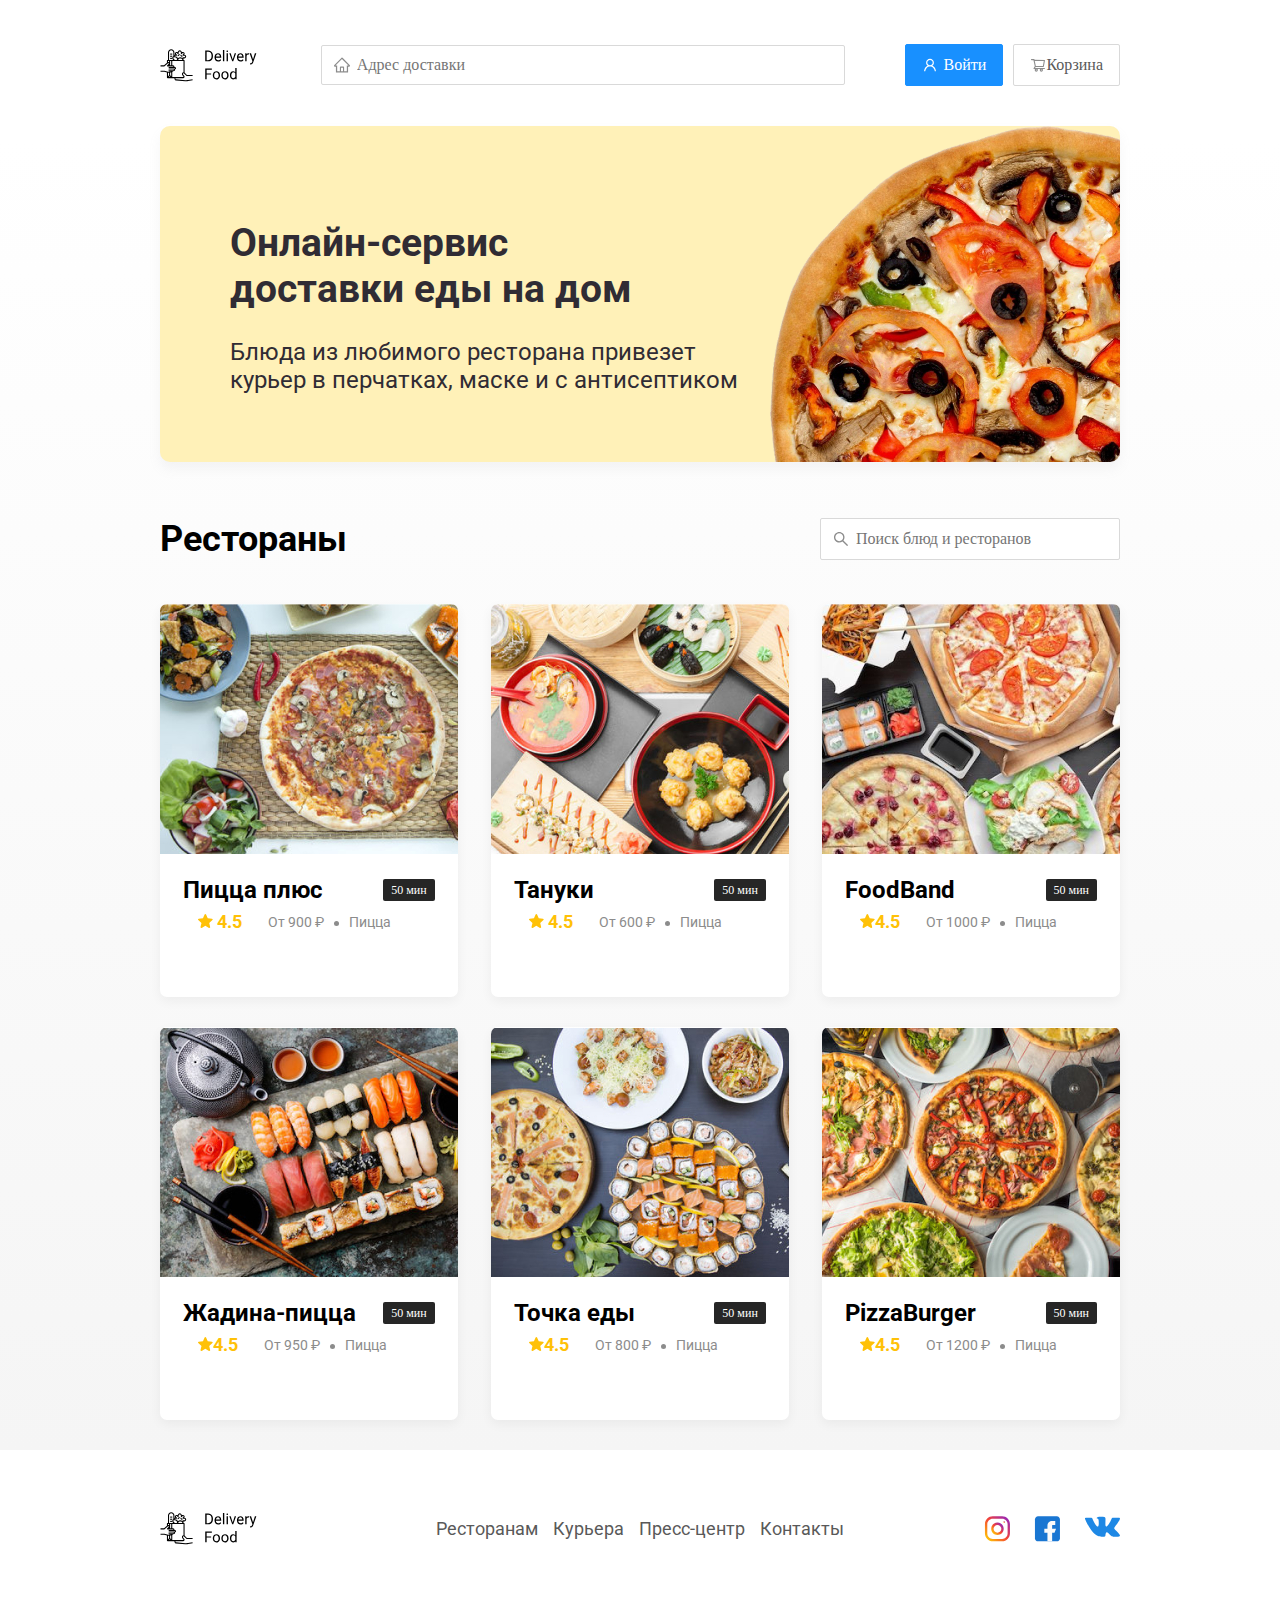
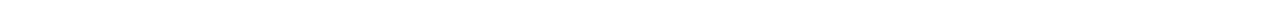
<file: index.html>
<!DOCTYPE html>
<html>
<head>
	<title>Delivery Food-доставка еды на дом</title>
<meta http-equiv="Content-type"content="text/html;charset=utf-8">
<meta name="viewport" content="width=device-width, initial-scale=1.0">
<link href="https://fonts.googleapis.com/css?family=Roboto:400,700&display=swap&subset=cyrillic" rel="stylesheet">
<link rel="stylesheet" href="css/animate.css">
<link rel="stylesheet" href="css/normalize.css">
<link rel="stylesheet" href="css/jquery.fancybox.min.css">
<link rel="stylesheet" href="css/style.css">
<!-- Facebook Pixel Code -->
<script>
!function(f,b,e,v,n,t,s)
{if(f.fbq)return;n=f.fbq=function(){n.callMethod?
n.callMethod.apply(n,arguments):n.queue.push(arguments)};
if(!f._fbq)f._fbq=n;n.push=n;n.loaded=!0;n.version='2.0';
n.queue=[];t=b.createElement(e);t.async=!0;
t.src=v;s=b.getElementsByTagName(e)[0];
s.parentNode.insertBefore(t,s)}(window, document,'script',
'https://connect.facebook.net/en_US/fbevents.js');
fbq('init', '3267664066684855');
fbq('track', 'PageView');
</script>
<noscript><img height="1" width="1" style="display:none"
src="https://www.facebook.com/tr?id=3267664066684855&ev=PageView&noscript=1"
/></noscript>
<!-- End Facebook Pixel Code -->
</head>
<body>

<div class="conteiner">
  <header>
	  <img src="img/logo.svg" alt="logo">
     <input type="text" class="input input-address" placeholder="Адрес доставки">
	  <div class="buttons">
		 <button class="button button-primary">
		 	<img src="img/user.svg" alt="user" class="button-icon">
		 <span class="button-text">Войти</span>
		 </button>
		 <button class="button">
		 <img src="img/shopping-cart.svg" alt="shoping-cart">
		 <span class="button-text">Корзина</span></button>
	  </div>
  </header>
  </div>
  <div class="dg">
	<div class="conteiner">
	<section class="promo">
		<h1 class="promo-title">Онлайн-сервис <br>доставки еды на дом</h1>
		<p class="promo-text">Блюда из любимого ресторана привезет <br>курьер в перчатках, маске и с антисептиком</p>
	</section>

<section class="restaurants">
	<div class="section-heading">
		<h2 class="section-title">Рестораны</h2>
		<input type="text" class="input input-search" placeholder="Поиск блюд и ресторанов">
	</div>
	<div class="cards">
		<a href="restaurant.html" class="card">
			<img src="img/image.jpg" alt="image" class="card-image">
			<div class="card-text">
				<div class="card-heading">
					<h3 class="card-title">Пицца плюс</h3>
					<span class="card-tag tag">50 мин </span>
				</div>
				<!--card-heading-->
				<div class="card-info">
					<div class="rating">
             <img src="img/Vector.svg" alt="reting" class="rating-star">
					4.5</div>
					<div class="price">От 900 ₽</div>
					<div class="category">Пицца</div>
				</div>
				<!-- /.card-info -->
			</div>
		</a>
		<!-- /.card -->
		<a href="restaurant.html" class="card">
			<img src="img/image2.jpg" alt="image" class="card-image">
			<div class="card-text">
				<div class="card-heading">
					<h3 class="card-title">Тануки</h3>
					<span class="card-tag tag">50 мин </span>
				</div>
				<!--card-heading-->
				<div class="card-info">
					<div class="rating">
						<img src="img/Vector.svg" alt="reting" class="rating-star">
					4.5</div>
					<div class="price">От 600 ₽</div>
					<div class="category">Пицца</div>
				</div>
				<!-- /.card-info -->
			</div>
		</a>
		<!-- /.card -->
		<a href="restaurant.html" class="card">
			<img src="img/image3.jpg" alt="image" class="card-image">
			<div class="card-text">
				<div class="card-heading">
					<h3 class="card-title">FoodBand</h3>
					<span class="card-tag tag">50 мин </span>
				</div>
				<!--card-heading-->
				<div class="card-info">
					<div class="rating">
					<img src="img/Vector.svg" alt="reting" class="rating-star">4.5</div>
					<div class="price">От 1000 ₽</div>
					<div class="category">Пицца</div>
				</div>
				<!-- /.card-info -->
			</div>
		</a>
		<!-- /.card -->
		<a href="restaurant.html" class="card">
			<img src="img/image4.jpg" alt="image" class="card-image">
			<div class="card-text">
				<div class="card-heading">
					<h3 class="card-title">Жадина-пицца</h3>
					<span class="card-tag tag">50 мин </span>
				</div>
				<!--card-heading-->
				<div class="card-info">
					<div class="rating">
					<img src="img/Vector.svg" alt="reting" class="rating-star">4.5</div>
					<div class="price">От 950 ₽</div>
					<div class="category">Пицца</div>
				</div>
				<!-- /.card-info -->
			</div>
		</a>
		<!-- /.card -->
		<a href="restaurant.html" class="card">
			<img src="img/image5.jpg" alt="image" class="card-image">
			<div class="card-text">
				<div class="card-heading">
					<h3 class="card-title">Точка еды</h3>
					<span class="card-tag tag">50 мин </span>
				</div>
				<!--card-heading-->
				<div class="card-info">
					<div class="rating">
					<img src="img/Vector.svg" alt="reting" class="rating-star">4.5</div>
					<div class="price">От 800 ₽</div>
					<div class="category">Пицца</div>
				</div>
				<!-- /.card-info -->
			</div>
		</a>
		<!-- /.card -->
		<a href="restaurant.html" class="card">
			<img src="img/image6.jpg" alt="image" class="card-image">
			<div class="card-text">
				<div class="card-heading">
					<h3 class="card-title">PizzaBurger</h3>
					<span class="card-tag tag">50 мин </span>
				</div>
				<!--card-heading-->
				<div class="card-info">
					<div class="rating">
					<img src="img/Vector.svg" alt="reting" class="rating-star">4.5</div>
					<div class="price">От 1200 ₽</div>
					<div class="category">Пицца</div>
				</div>
				<!-- /.card-info -->
			</div>
		</a>
		<!-- /.card -->
	</div>
	<!--/cards-->
</section>
  </div>
  </div>
<div class="conteiner">
	 <div class="footer">
		 	
				<div class="footer-logo">
					<a href="index.html">
						<img src="img/logo.svg" alt="logo" class="logo">
					</a>
				</div>
				<nav class="footer-menu">
					<a href="#"> Ресторанам</a>
					<a href="#">Курьера</a>
					<a href="#">Пресс-центр</a>
					<a href="#">Контакты</a>
				</nav>
			<div class="footer-icon">
				 <a href="#"><img src="img/Group 1.svg" alt=""></a>
				 <a href="#"><img src="img/Group 2.svg" alt=""></a>
				 <a href="#"><img src="img/Group 3.svg" alt=""></a>
			</div>
	 </div>
</div>

<script src="https://cdn.jsdelivr.net/npm/jquery@3.4.1/dist/jquery.min.js"></script>

<script src="js/jquery.fancybox.min.js"></script>

<script src="js/main.js" ></script>
</body>
</html>
</file>
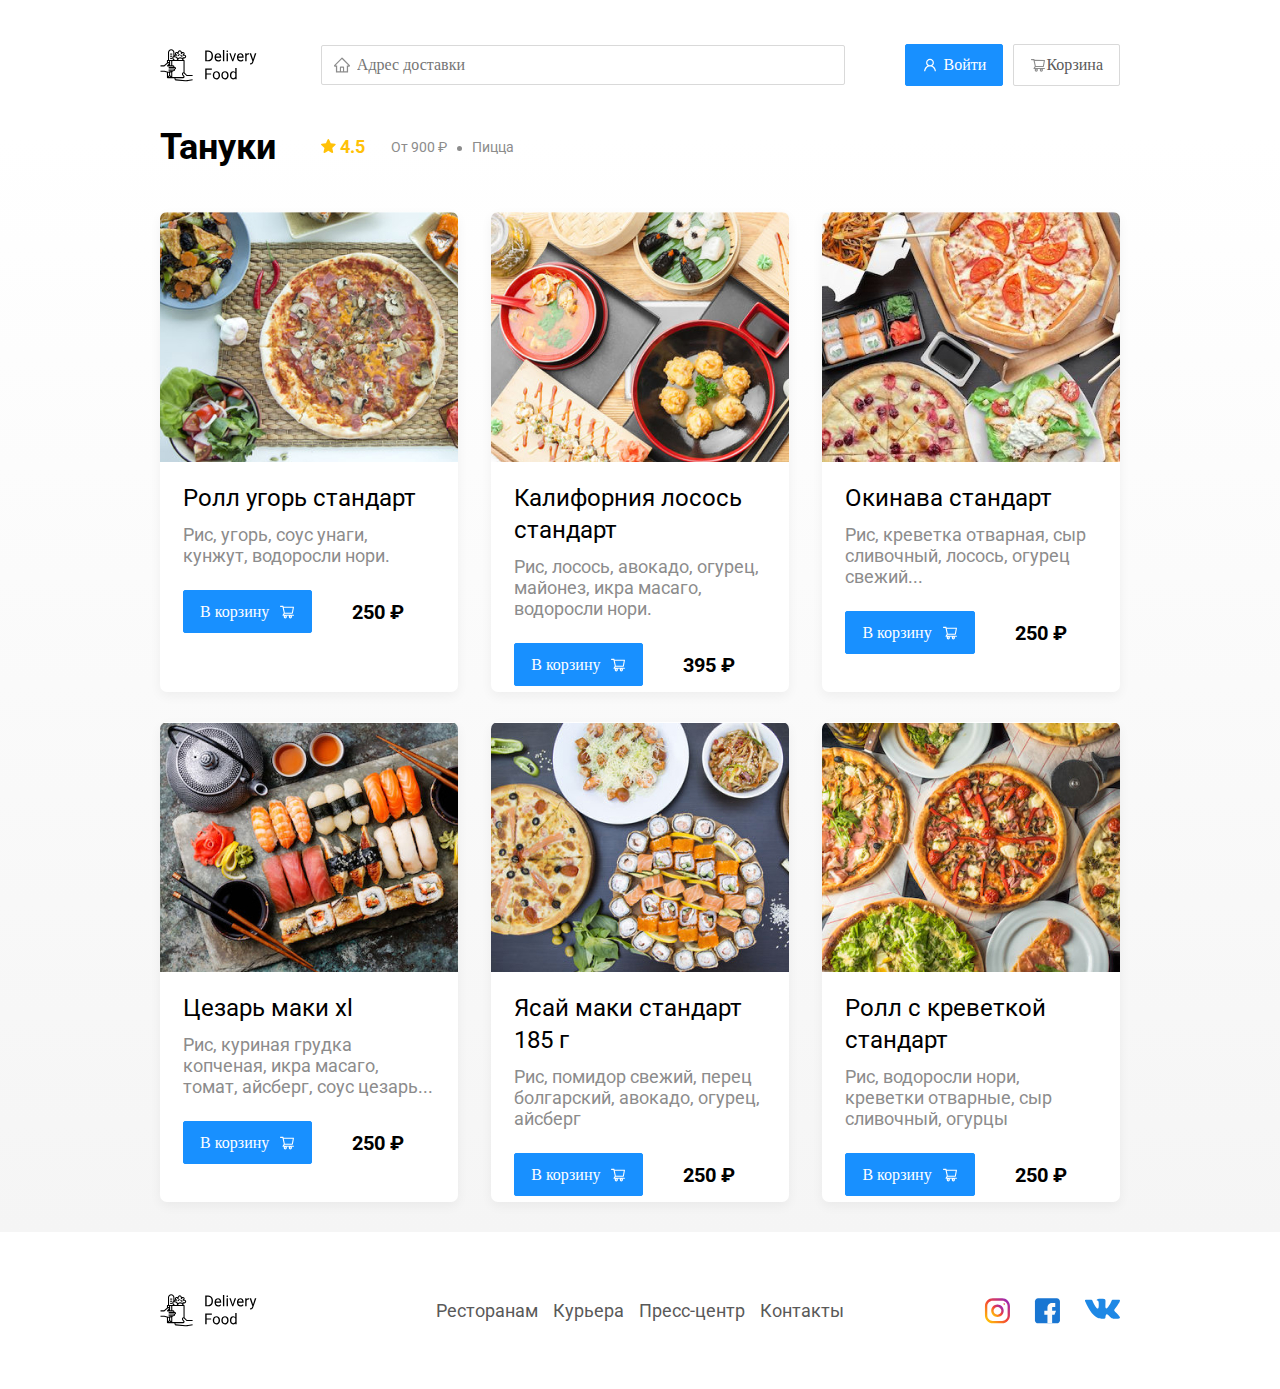
<file: restaurant.html>
<!DOCTYPE html>
<html>
<head>
	<title>Тануки-доставка еды на дом</title>
<meta http-equiv="Content-type"content="text/html;charset=utf-8">
<meta name="viewport" content="width=device-width, initial-scale=1.0">
<link href="https://fonts.googleapis.com/css?family=Roboto:400,700&display=swap&subset=cyrillic" rel="stylesheet">
<link rel="stylesheet" href="css/animate.css">
<link rel="stylesheet" href="css/normalize.css">
<link rel="stylesheet" href="css/jquery.fancybox.min.css">
<link rel="stylesheet" href="css/style.css">
	<!-- Facebook Pixel Code -->
<script>
!function(f,b,e,v,n,t,s)
{if(f.fbq)return;n=f.fbq=function(){n.callMethod?
n.callMethod.apply(n,arguments):n.queue.push(arguments)};
if(!f._fbq)f._fbq=n;n.push=n;n.loaded=!0;n.version='2.0';
n.queue=[];t=b.createElement(e);t.async=!0;
t.src=v;s=b.getElementsByTagName(e)[0];
s.parentNode.insertBefore(t,s)}(window, document,'script',
'https://connect.facebook.net/en_US/fbevents.js');
fbq('init', '3267664066684855');
fbq('track', 'PageView');
</script>
<noscript><img height="1" width="1" style="display:none"
src="https://www.facebook.com/tr?id=3267664066684855&ev=PageView&noscript=1"
/></noscript>
<!-- End Facebook Pixel Code -->
</head>
<body>

<div class="conteiner">
  <header>
  	<a href="index.html">
  		 <img src="img/logo.svg" alt="logo">
  	</a>
     <input type="text" class="input input-address" placeholder="Адрес доставки">
	  <div class="buttons">
		 <button class="button button-primary">
		 	<img src="img/user.svg" alt="user" class="button-icon">
		 <span class="button-text">Войти</span>
		 </button>
		 <button class="button" id="cart-button">
		 <img src="img/shopping-cart.svg" alt="shoping-cart">
		 <span class="button-text">Корзина</span></button>
	  </div>
  </header>
  </div>
  <div class="dg">
  	<div class="conteiner">
		

		<section class="restaurants">
			<div class="section-heading">
				<h2 class="section-title">Тануки</h2>
				<div class="card-info info-card">
							<div class="rating">
		             <img src="img/Vector.svg" alt="reting" class="rating-star">
							4.5</div>
							<div class="price">От 900 ₽</div>
							<div class="category">Пицца</div>
			</div>
		</div>
			<div class="cards">
				<div class="card h  wow fadeInUp" data-wow-delay="0.2s">
					<img src="img/image.jpg" alt="image" class="card-image image-card">
					<div class="card-text">
						<div class="card-heading">
							<h3 class="card-title title-card">Ролл угорь стандарт</h3>
							</div>			
						<!--card-heading-->
						<div class="card-info ">
							<div class="ingredients">Рис, угорь, соус унаги, кунжут, водоросли нори.</div>
						</div>
						<!-- /.card-info -->
						<div class="card-buttons">
							<button class="button button-primary">
								<span class="button-card-text">В корзину</span>
								<img src="img/icon container.svg" alt="shopping-card" class="button-card-image">
							</button>
							<strong class="card-price-bold">250 ₽</strong>
						</div>
					</div>
				</div>
				<!-- /.card -->
				<div class="card h wow fadeInUp" data-wow-delay="0.4s">
					<img src="img/image2.jpg" alt="image" class="card-image image-card">
					<div class="card-text">
						<div class="card-heading">
							<h3 class="card-title title-card">Калифорния лосось стандарт</h3>
							</div>
						<!--card-heading-->	
						<div class="card-info ">
							<div class="ingredients">Рис, лосось, авокадо, огурец, майонез, икра масаго, водоросли нори.</div>
						</div>
						<!-- /.card-info -->
						<div class="card-buttons">
							<button class="button button-primary">
								<span class="button-card-text">В корзину</span>
								<img src="img/icon container.svg" alt="shopping-card" class="button-card-image">
							</button>
							<strong class="card-price-bold">395 ₽</strong>
						</div>
					</div>
				</div>
				<!-- /.card -->
				<div class="card h wow fadeInUp" data-wow-delay="0.6s">
					<img src="img/image3.jpg" alt="image" class="card-image image-card">
					<div class="card-text">
						<div class="card-heading">
							<h3 class="card-title title-card">Окинава стандарт</h3>
							</div>
              <!--card-heading-->
						<div class="card-info ">
							<div class="ingredients"> Рис, креветка отварная, сыр сливочный, лосось, огурец свежий...</div>
							
						</div>
						
						<!-- /.card-info -->
						<div class="card-buttons">
							<button class="button button-primary">
								<span class="button-card-text">В корзину</span>
								<img src="img/icon container.svg" alt="shopping-card" class="button-card-image">

							</button>
							<strong class="card-price-bold">250 ₽</strong>
						</div>
					</div>
				</div>
				<!-- /.card -->
				<div class="card h wow fadeInUp" data-wow-delay="0.2s">
					<img src="img/image4.jpg" alt="image" class="card-image image-card">
					<div class="card-text">
						<div class="card-heading">
							<h3 class="card-title title-card">Цезарь маки хl</h3>
							</div>
						
						<!--card-heading-->
						
						<div class="card-info ">
							<div class="ingredients">Рис, куриная грудка копченая, икра масаго, томат, айсберг, соус цезарь...</div>
							
						</div>
						
						<!-- /.card-info -->
						<div class="card-buttons">
							<button class="button button-primary">
								<span class="button-card-text">В корзину</span>
								<img src="img/icon container.svg" alt="shopping-card" class="button-card-image">

							</button>
							<strong class="card-price-bold">250 ₽</strong>
						</div>
					</div>
				</div>
				<!-- /.card -->
				<div class="card h wow fadeInUp" data-wow-delay="0.4s">
					<img src="img/image5.jpg" alt="image" class="card-image image-card">
					<div class="card-text">
						<div class="card-heading">
							<h3 class="card-title title-card">Ясай маки стандарт 185 г</h3>
							</div>
						
						<!--card-heading-->
						
						<div class="card-info ">
							<div class="ingredients">Рис, помидор свежий, перец болгарский, авокадо, огурец, айсберг</div>
							
						</div>
						
						<!-- /.card-info -->
						<div class="card-buttons">
							<button class="button button-primary">
								<span class="button-card-text">В корзину</span>
								<img src="img/icon container.svg" alt="shopping-card" class="button-card-image">

							</button>
							<strong class="card-price-bold">250 ₽</strong>
						</div>
					</div>
				</div>
				<!-- /.card -->
				<div class="card h wow fadeInUp" data-wow-delay="0.6s">
					<img src="img/image6.jpg" alt="image" class="card-image image-card">
					<div class="card-text">
						<div class="card-heading">
							<h3 class="card-title title-card">Ролл с креветкой стандарт</h3>
							</div>
						
						<!--card-heading-->
						
						<div class="card-info ">
							<div class="ingredients">Рис, водоросли нори, креветки отварные, сыр сливочный, огурцы</div>
							
						</div>
						
						<!-- /.card-info -->
						<div class="card-buttons">
							<button class="button button-primary">
								<span class="button-card-text">В корзину</span>
								<img src="img/icon container.svg" alt="shopping-card" class="button-card-image">

							</button>
							<strong class="card-price-bold">250 ₽</strong>
						</div>
					</div>
				</div>
				<!-- /.card -->
			</div>
			<!--/cards-->
		</section>
  </div>
  </div>
      <div class="conteiner">
			 <div class="footer">
						<div class="footer-logo">
							<a href="index.html">
								<img src="img/logo.svg" alt="logo" class="logo">
							</a>
							</div>
						<nav class="footer-menu">
							<a href="#"> Ресторанам</a>
							<a href="#">Курьера</a>
							<a href="#">Пресс-центр</a>
							<a href="#">Контакты</a>
						</nav>
					<div class="footer-icon">
						 <a href="#"><img src="img/Group 1.svg" alt=""></a>
						 <a href="#"><img src="img/Group 2.svg" alt=""></a>
						 <a href="#"><img src="img/Group 3.svg" alt=""></a>
					</div>
			 </div>
		</div>

		<div class="modal">
			<div class="modal-dialog">
				<div class="modal-header">
					<h3 class="modal-title">Корзина</h3>
					<button class="close">&times;</button>
				</div>
				<!--modal-header-->
				<div class="modal-row">
					<div class="modal-name">Ролл угорь стандарт</div>
					<div class="modal-price">250 ₽</div>
					<div class="modal-counter-buttons">
						<div class="modal-button">-</div>
						<div class="counter">1</div>
						<div class="modal-button">+</div>
					</div>
				</div>
				<!--modal-row-->
				<div class="modal-row">
					<div class="modal-name">Ролл угорь стандарт</div>
					<div class="modal-price">250 ₽</div>
					<div class="modal-counter-buttons">
						<div class="modal-button">-</div>
						<div class="counter">1</div>
						<div class="modal-button">+</div>
					</div>
				</div>
				<!--modal-row-->
           <div class="modal-row">
					<div class="modal-name">Ролл угорь стандарт</div>
					<div class="modal-price">250 ₽</div>
					<div class="modal-counter-buttons">
						<div class="modal-button">-</div>
						<div class="counter">1</div>
						<div class="modal-button">+</div>
					</div>
				</div>
				<!--modal-row-->
				<div class="modal-row">
					<div class="modal-name">Ролл угорь стандарт</div>
					<div class="modal-price">250 ₽</div>
					<div class="modal-counter-buttons">
						<div class="modal-button">-</div>
						<div class="counter">1</div>
						<div class="modal-button">+</div>
					</div>
				</div>
				<!--modal-row-->
				<div class="modal-row">
					<div class="modal-name">Ролл угорь стандарт</div>
					<div class="modal-price">250 ₽</div>
					<div class="modal-counter-buttons">
						<div class="modal-button">-</div>
						<div class="counter">1</div>
						<div class="modal-button">+</div>
					</div>
				</div>
				<!--modal-row-->
				<div class="modal-row">
					<div class="modal-name">Ролл угорь стандарт</div>
					<div class="modal-price">250 ₽</div>
					<div class="modal-counter-buttons">
						<div class="modal-button">-</div>
						<div class="counter">1</div>
						<div class="modal-button">+</div>
					</div>
				</div>
				<!--modal-row-->
				<div class="modal-footer">
					<div class="modal-footer-price">1250 ₽</div>
					<div class="modal-footer-buttons">
						<button class="modal-footer-button  button-primary">Оформить заказ</button>
						<button class="modal-footer-button color">Отмена</button>
					</div>
				</div>
			</div>
			<!--modal-dialog-->
		</div>
       <!--modal-->



<script src="https://cdn.jsdelivr.net/npm/jquery@3.4.1/dist/jquery.min.js"></script>



<script src="js/wow.min.js"></script>



<script src="js/main.js" ></script>
</body>
</html>
</file>
<file: css/style.css>
*{
	padding: 0;
	margin: 0;
	border: 0;
}
*,*:before,*:after{
	-moz-box-sizing:border-box;
	-webkit-box-sizing:border-box;
	box-sizing: border-box;
}
:focus,:activ(outline: none);
a:focus,a:activ(outline: none);

nav,footer,aside(display: block;)

html,body{
height: 100%;
width: 100%;
font-size: 100%;
line-height: 1;
font-size: 14px;
-ms-text-size-adjust:100%;
-ms-text-size-adjust:100%;
-webkit-text-size-adjust:100%;
}
input,button,textarea(font-family: inherit;)
input::-ms-clear{display: none;}
button{cursor: pointer;}
button:: -moz-fokus-inner{padding: 0;border: 0;}
a,a:visited{text-decoration: none;}
a:hover{text-decoration: none;}
ul li{list-style: none;}
img{vertical-align: top;}

h1, h2, h3, h4, h5,h6{font-size: inherit;font-weight: 400;}

*{
	box-sizing: border-box;
}

body{
	padding-top: 44px;
}
.conteiner{
	max-width: 1200px;
	margin: 0 auto;
}

header{
	display: flex;
	align-items: center;
	justify-content: space-between;
	margin-bottom: 40px;
}
.input{
background: #FFFFFF;
border: 1px solid #D9D9D9;
border-radius: 2px;
font-size: 16px;
line-height: 24px;
padding: 8px;
padding-left: 35px;
background-repeat: no-repeat;
background-position: left 11px center;
}
.input-address{
flex: 0.8;
height: 40px;
background-image: url(../img/home.svg);
}
.input-search{
width: 300px;
background-image: url(../img/search.svg);
margin-left: auto;
}
.buttons{
	display: flex;
	align-items: center;
}
.button{
display: flex;
align-items: center;
padding: 8px 16px;
background: #FFFFFF;
border: 1px solid #D9D9D9;
box-sizing: border-box;
box-shadow: 0px 0px 2px rgba(0, 0, 0, 0.0015);
border-radius: 2px;
color: #595959;
font-size: 16px;
line-height: 24px;
}

.button-primary{
background: #1890FF;
border: 1px solid #1890FF;
border-radius: 2px;
color: #FFFFFF;
margin-right: 10px;
}
.button-icon{
	margin-right: 6px;
}

.button-text{

}
.dg{
	background: linear-gradient(180deg, rgba(245, 245, 245, 0) 1.04%, #F5F5F5 100%);
}

.promo{
	box-shadow: 0px 7px 12px rgba(158, 158, 163, 0.1);
	background: #FFF1B8  url(../img/promo-image.png) no-repeat top  right -200px/800px;
   border-radius: 10px;
   padding: 68px 70px;
   margin-bottom: 56px;
}
.promo-title{
font-family: Roboto;
font-style: normal;
font-weight: bold;
font-size: 39px;
line-height: 46px;
color: #302C34;
}

.promo-text{
font-family: Roboto;
font-style: normal;
font-weight: normal;
font-size: 24px;
line-height: 28px;
color: #302C34;
}

.section-heading{
	display: flex;
	align-items: center;
	
	margin-bottom: 44px;
}
.section-title{
font-family: Roboto;
font-style: normal;
font-weight: bold;
font-size: 36px;
line-height: 42px;
color: #000000;
margin: 0;
margin-right: 30px;
}

.cards{
	display: flex;
	align-items: flex-start;
	justify-content: space-between;
	flex-wrap: wrap;
}
.card{
background: #FFFFFF;
box-shadow: 0px 4px 12px rgba(0, 0, 0, 0.05);
border-radius: 7px;
overflow: hidden;
margin-bottom: 30px;
flex-basis: 31%;

}
.h{
	height: 480px;
}
.card-image{
	width: 384px;
	height: 250px;
	object-fit: cover;
}
.image-card{

}

.card-text{
	padding-top: 20px;
	padding-bottom: 35px;
	padding-left: 23px;
	padding-right: 23px;
}
.card-heading{
	display: flex;
	align-items: center;
	justify-content: space-between;
}
.card-title{
margin: 0;
font-family: Roboto;
font-style: normal;
font-weight: bold;
font-size: 24px;
line-height: 32px;
color: #000000;
}
.title-card{
color: #000000;
font-family: Roboto;
font-style: normal;
font-weight: normal;
font-size: 24px;
line-height: 32px;
margin-bottom: 10px;
}

.ingredients{
font-family: Roboto;
font-style: normal;
font-weight: normal;
font-size: 18px;
line-height: 21px;
color: #8C8C8C;
}

.button-card-text{
	margin-right: 10px;
}





.card-tag{
font-family: SF Pro Display;
font-style: normal;
font-weight: normal;
font-size: 12px;
line-height: 20px;
color: #FFFFFF;
background: #262626;
border-radius: 2px;
padding: 1px 8px;
}
.card-info{
	display: flex;
	align-items: center;
   flex-wrap: wrap;
   margin-bottom: 24px;
}
.info-card{
	margin-bottom: 0;
}

.card-price-bold{
font-family: Roboto;
font-style: normal;
font-weight: bold;
font-size: 20px;
line-height: 32px;
color: #000000;
margin-left: 30px;
}

.card-buttons{
	display: flex;
	align-items: center;
}
.rating{
margin-right: 26px;
color: #FFC107;
font-family: Roboto;
font-style: normal;
font-weight: bold;
font-size: 18px;
line-height: 32px;
}
.price,
.category{
color: #8C8C8C;
font-family: Roboto;
font-style: normal;
font-weight: normal;
font-size: 18px;
line-height: 32px;
}
.price{
max-resolution: 10px;
}
.category{
	text-overflow: ellipsis;
	overflow: hidden;
	white-space: nowrap;
	max-width: 150px;
}
.price:after{
	content: '';
	width: 5px;
	height: 5px;
	background-color: #8C8C8C;
	display: inline-block;
	vertical-align: middle;
	border-radius: 50%;
	margin-left: 10px;
	margin-right: 10px;

}
.rating-star{
	padding-top: 7px;
}
.footer{
	display: flex;
	align-items: center;
	justify-content: space-between;
	padding: 60px 0px;
}

.footer-content{
	display: flex;
	align-items: center;
}

.logo{
	margin-right: 35px;

}

.footer-menu a{
font-family: Roboto;
font-style: normal;
font-weight: normal;
font-size: 18px;
line-height: 21px;
color: #595959;
}
.footer-menu a:not(:last-child){
	margin-right: 15px;
}
.footer-menu{
	display: flex;
	align-items: 	center;
}
.footer-icon a:not(:last-child){
	margin-right: 20px;
}

.modal{
	position: fixed;
	top: 0;
	left: 0;
	width: 100%;
	height: 100%;
	background: rgba(0, 0, 0, 0.4);
	display: none;
}

.active{
	display: flex;
}

.modal-dialog{
	max-width: 780px;
	width: 90%;
	height: 600px;
	background: #FFFFFF;
   border-radius: 5px;
   margin: auto;
}

.modal-header{
	display: flex;
	align-items: center;
	justify-content: space-between;
}
.modal-title{
font-family: Roboto;
font-style: normal;
font-weight: bold;
font-size: 36px;
line-height: 42px;
color: #000000;
padding: 40px 45px;
}

.close{
font-family: Roboto;
font-style: normal;
font-weight: bold;
font-size: 36px;
line-height: 42px;
color: #000000;
border: none;
background: transparent;
margin-right: 45px;
}

.modal-row{
	display: flex;
	align-items: center;
	justify-content: space-between;
	margin: 0px 45px;
	margin-top: 15px;
	padding-bottom: 8px;
	border-bottom: 1px solid #D9D9D9;
}
.modal-name{
font-family: Roboto;
font-style: normal;
font-weight: normal;
font-size: 18px;
line-height: 32px;
color: #000000;
}

.modal-price{
font-family: Roboto;
font-style: normal;
font-weight: bold;
font-size: 20px;
line-height: 32px;
color: #000000;
margin-left: auto;
margin-right: 47px;
}

.modal-counter-buttons{
	display: flex;
	align-items: center;
	justify-content: space-between;
}

.modal-button{
padding: 5px 16px;
background: #FFFFFF;
border: 1px solid #40A9FF;
box-sizing: border-box;
border-radius: 2px;
color: #40A9FF;
}

.counter{
color: #000000;
font-family: SF Pro Display;
font-style: normal;
font-weight: normal;
font-size: 16px;
line-height: 24px;
margin-left: 10px;
margin-right: 10px;
}

.modal-footer{
	display: flex;
	align-items: center;
	justify-content: space-between;
	margin: 0px 45px;
	margin-top: 50px;
}

.modal-footer-price{
background: #262626;
font-family: Roboto;
font-style: normal;
font-weight: bold;
font-size: 20px;
line-height: 23px;
color: #FAFAFA;
border-radius: 5px;
padding: 15px 20px;
}
.modal-footer-buttons{}
.modal-footer-button{
font-family: SF Pro Display;
font-style: normal;
font-weight: normal;
font-size: 16px;
line-height: 24px;
padding: 8px 16px;
}
.color{
color: #595959;
background: #FFFFFF;
border: 1px solid #D9D9D9;
box-sizing: border-box;
border-radius: 2px;
}

@media(max-width: 1366px){
	.conteiner{
		max-width: 960px;
	}
	
	.promo{
	background:#FFF1B8 url(../img/promo-image.png) no-repeat top  right -200px/550px;
	}

	.card{
		flex-basis: 31%;
	}
	.rating{
		margin-left: 15px;
	}
	.category,
	.price{
		font-size: 14px;
	}
}

@media(max-width: 992px){
	.conteiner{
		max-width: 750px;
	}

	.promo{
	padding: 50px;
	background-size: 400px;
	background-position: center right -200px;
	}
	.promo-text{
		font-size: 18px;
	}

	.card{
		flex-basis: 49%;
	}

	.footer-menu{
		font-size: 16px;
	}
}

@media(max-width: 768px){
	.conteiner{
		max-width: 560px;
	}
   .promo-title{
   	font-size: 24px;
   	line-height: 1.4;
   }
   .promo-text{
   	margin-top: 0;
   }
	.promo{
	background-size: 330px;
	background-position: center right -200px;
	}
	.card-info{
		flex-wrap: wrap;
	}
	.card.rating{
		flex-basis: 100%;
	}
	.card-title{
    font-size: 18px;
	}
	.footer-menu{
		flex-wrap: wrap;
	}
	.footer-icon{
		display: flex;
		align-items: center;
	}
}

@media(max-width:578px ){
	.conteiner{
		width: 90%;
	}

	header{
		flex-wrap: wrap;
	}

	.input-address{
		order: 5;
		flex:1;
		margin-top: 10px;
	}

	.promo{
	background-image: none;
	}

	.promo-title{
		margin-bottom: 10px;
	}
	.section-title{
		font-size: 20px;
	}
	.card{
		flex-basis: 100%;
	}
	.card-image{
		width: 100%;
	}

	.footer{
		padding: 30px 0px;
	}

	.footer-menu a{
    margin-left: 0;
    order: 0;
    font-size: 14px;
}
	.footer-logo{
		order: 1;

	}

	.footer-icon{
		order: 2;
	}

}

@media(max-width: 480px){
	.button-text{
		display:none; 
	}
	.button{
		min-height: 40px;
	}
   .button-icon{
    margin: 0;
   }
	.promo{
		padding: 20px ;
	}
	.footer{
		flex-wrap: wrap;
		flex-direction: column;
	}

	.footer-logo{
		order: 0;
		margin-bottom: 20px;
	}

	.footer-menu a{
     flex-basis: 100%;
     text-align: center;
	}
	.footer-menu a:not(:last-child) {
    margin-right: 0px;
}
	.footer-icon{
		margin-top: 20px;
	}

	.section-heading{
		flex-wrap: wrap;
	}
}
</file>
